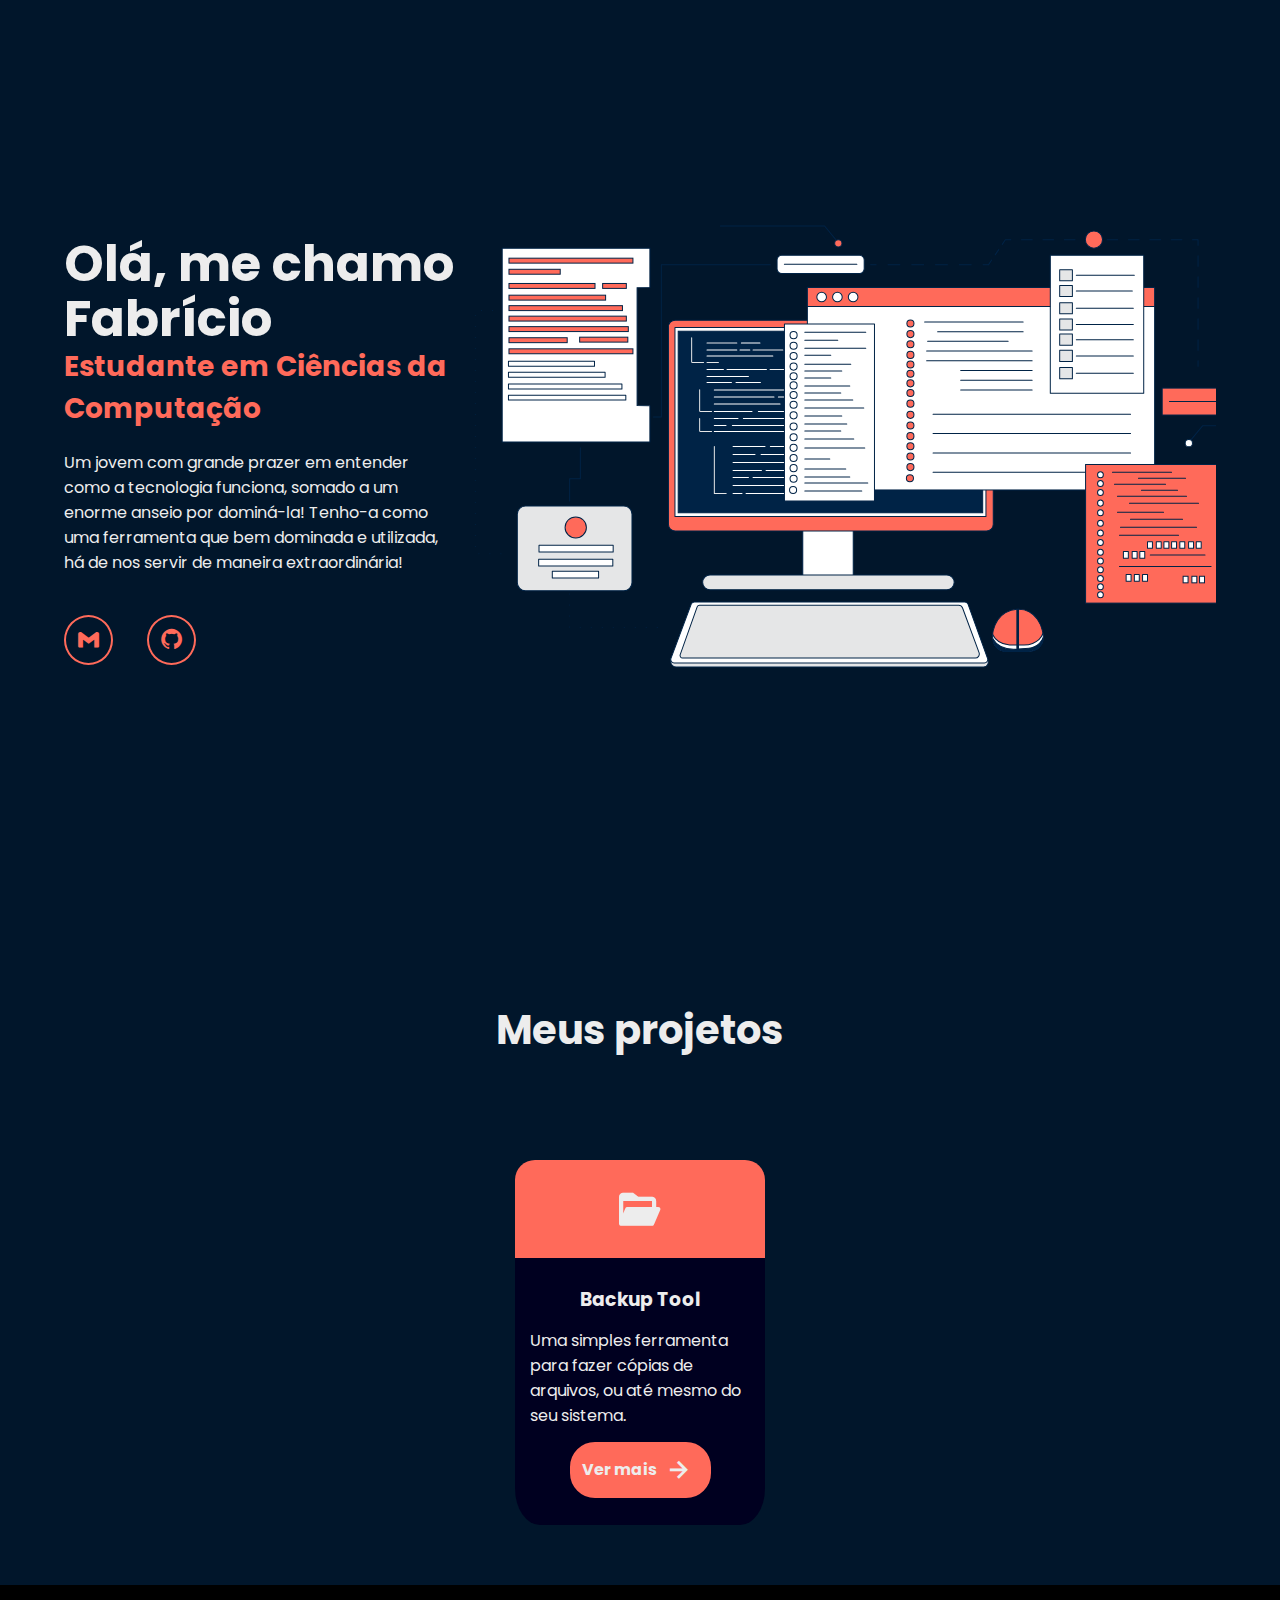
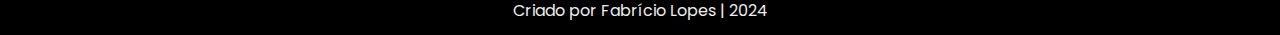
<file: portfolio-website/index.html>
<!DOCTYPE html>
<html>
	<head>
		<meta charset="utf8">
		<meta name="viewport" content="width=device-width, initial-scale=1.0">
		<link rel="stylesheet" type="text/css" href="style/style.css">
		<link rel="stylesheet" type="text/css" href="style/style-mobile.css">
		<link href='https://unpkg.com/boxicons@2.1.4/css/boxicons.min.css' rel='stylesheet'>
		<title>Fabrício Lopes | Portfolio</title>
	</head>
	<body>
		<div class="first-section">
			<div class="presentation">
				<h1>Olá, me chamo Fabrício</h1>
				<h3>Estudante em Ciências da Computação</h3>
				<p>Um jovem com grande prazer em entender como a tecnologia funciona, somado a um enorme anseio por dominá-la! Tenho-a como uma ferramenta que bem dominada e utilizada, há de nos servir de maneira extraordinária!</p>
				<div class="btn-box">
					<a href="mailto:prog.fabriciolopes@gmail.com" target="_blank"><i class='bx bxl-gmail'></i></a>
					<a href="https://github.com/FabricioLopees" target="_blank"><i class='bx bxl-github'></i></a>
				</div>
			</div>

			<div class="presentation-image">
				<img src="./img/programming.svg"> 
			</div>
		</div>

		<div class="second-section">

			<h2 class="cards-title">Meus projetos</h2>
			
			<div class="cards">
				<div class="card">
					<div class="card-image">
						<i class='bx bxs-folder-open'></i>
					</div>
					<div class="card-text">
						<h3>Backup Tool</h3>

						<p>Uma simples ferramenta para fazer cópias de arquivos, ou até mesmo do seu sistema.</p>

						<a href="#" target="_blank">Ver mais<i class='bx bx-right-arrow-alt' ></i></a>
					</div>
				</div>
				
			
			</div>
		
		
		</div>
		
		<!-- Aguardando a resposta da equipe do Padre Paulo Ricardo

		<div class="third-section">
			<a href="https://padrepauloricardo.org/" target="_blank">Christo <span>Nihil</span> <br> Praeponere</a>
		</div>

		-->

		<footer>
			<p>Criado por <a href="https://github.com/FabricioLopees" target="_blank">Fabrício Lopes</a> | 2024</p>
		</footer>
	</body>
</html>
</file>
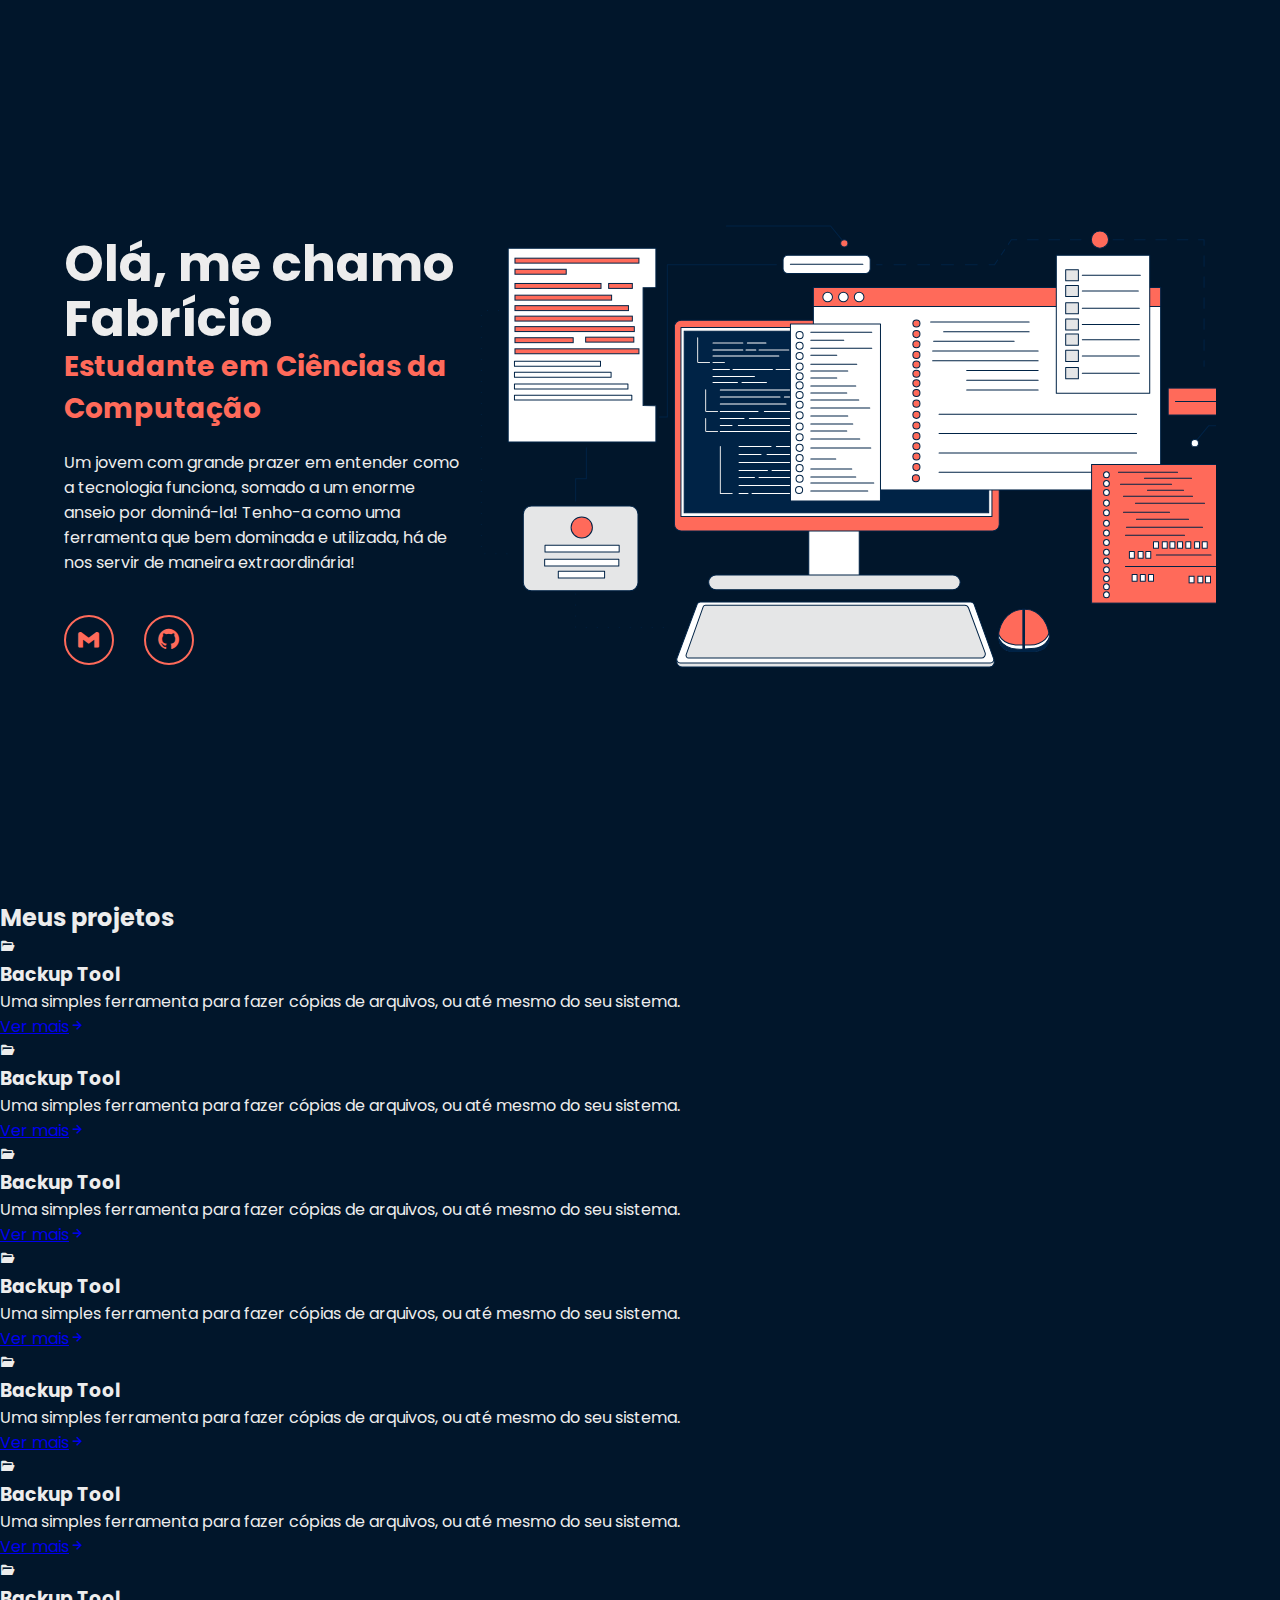
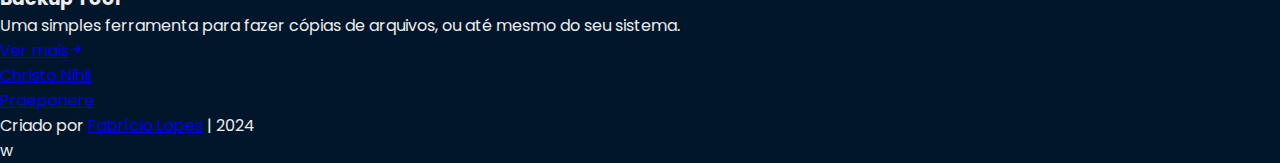
<file: site/index.html>
<!DOCTYPE html>
<html>
	<head>
		<meta charset="utf8">
		<meta name="viewport" content="width=device-width, initial-scale=1.0">
		<title>Website</title>

		<link rel="stylesheet" type="text/css" href="./style.css">
		<link rel="stylesheet" type="text/css" href="./style-mobile.css">
		<link href='https://unpkg.com/boxicons@2.1.4/css/boxicons.min.css' rel='stylesheet'>
	</head>
	<body>
		<div class="first-section">
			<div class="presentation">
				<h1>Olá, me chamo Fabrício</h1>
				<h3>Estudante em Ciências da Computação</h3>
				<p>Um jovem com grande prazer em entender como a tecnologia funciona, somado a um enorme anseio por dominá-la! Tenho-a como uma ferramenta que bem dominada e utilizada, há de nos servir de maneira extraordinária!</p>
				<div class="btn-box">
					<a href="mailto:prog.fabriciolopes@gmail.com" target="_blank"><i class='bx bxl-gmail'></i></a>
					<a href="https://github.com/FabricioLopees" target="_blank"><i class='bx bxl-github'></i></a>
				</div>
			</div>

			<div class="presentation-image">
				<!-- <img src="img/myAvatar.svg"> -->
				<img src="./img/programming.svg"> 
			</div>
		</div>

		<div class="second-section">

			<h2 class="cards-title">Meus projetos</h2>
			
			<div class="cards">
				<div class="card">
					<div class="card-image">
						<i class='bx bxs-folder-open'></i>
					</div>
					<div class="card-text">
						<h3>Backup Tool</h3>

						<p>Uma simples ferramenta para fazer cópias de arquivos, ou até mesmo do seu sistema.</p>

						<a href="#">Ver mais<i class='bx bx-right-arrow-alt' ></i></a>
					</div>
				</div>
				<div class="card">
					<div class="card-image">
						<i class='bx bxs-folder-open'></i>
					</div>
					<div class="card-text">
						<h3>Backup Tool</h3>

						<p>Uma simples ferramenta para fazer cópias de arquivos, ou até mesmo do seu sistema.</p>

						<a href="#">Ver mais<i class='bx bx-right-arrow-alt' ></i></a>
					</div>
				</div>
				<div class="card">
					<div class="card-image">
						<i class='bx bxs-folder-open'></i>
					</div>
					<div class="card-text">
						<h3>Backup Tool</h3>

						<p>Uma simples ferramenta para fazer cópias de arquivos, ou até mesmo do seu sistema.</p>

						<a href="#">Ver mais<i class='bx bx-right-arrow-alt' ></i></a>
					</div>
				</div>
				<div class="card">
					<div class="card-image">
						<i class='bx bxs-folder-open'></i>
					</div>
					<div class="card-text">
						<h3>Backup Tool</h3>

						<p>Uma simples ferramenta para fazer cópias de arquivos, ou até mesmo do seu sistema.</p>

						<a href="#">Ver mais<i class='bx bx-right-arrow-alt' ></i></a>
					</div>
				</div>
				<div class="card">
					<div class="card-image">
						<i class='bx bxs-folder-open'></i>
					</div>
					<div class="card-text">
						<h3>Backup Tool</h3>

						<p>Uma simples ferramenta para fazer cópias de arquivos, ou até mesmo do seu sistema.</p>

						<a href="#">Ver mais<i class='bx bx-right-arrow-alt' ></i></a>
					</div>
				</div>
				<div class="card">
					<div class="card-image">
						<i class='bx bxs-folder-open'></i>
					</div>
					<div class="card-text">
						<h3>Backup Tool</h3>

						<p>Uma simples ferramenta para fazer cópias de arquivos, ou até mesmo do seu sistema.</p>

						<a href="#">Ver mais<i class='bx bx-right-arrow-alt' ></i></a>
					</div>
				</div>
				<div class="card">
					<div class="card-image">
						<i class='bx bxs-folder-open'></i>
					</div>
					<div class="card-text">
						<h3>Backup Tool</h3>

						<p>Uma simples ferramenta para fazer cópias de arquivos, ou até mesmo do seu sistema.</p>

						<a href="#">Ver mais<i class='bx bx-right-arrow-alt' ></i></a>
					</div>
				</div>
			
			</div>
		
		
		</div>
			
		<div class="third-section">
			<a href="https://padrepauloricardo.org/" target="_blank">Christo <span>Nihil</span> <br> Praeponere</a>
		</div>
		
		<footer>
			<p>Criado por <a href="https://github.com/FabricioLopees" target="_blank">Fabrício Lopes</a> | 2024</p>
		</footer>
	</body>
</html>
w
</file>
<file: portfolio-website/style/style.css>
@import url('https://fonts.googleapis.com/css2?family=Poppins:ital,wght@0,100;0,200;0,300;0,400;0,500;0,600;0,700;0,800;0,900;1,100;1,200;1,300;1,400;1,500;1,600;1,700;1,800;1,900&display=swap');
*, html, body{
	margin: 0;
	padding: 0;
	box-sizing: border-box;
	font-family: 'Poppins', sans-serif;
}
:root{
	--back-color: #01162b;
	--second-color: #ff6a5a;
	--third-color: #000020;
	--text-color: #ededed;
	--second-color-hover: #ca5b4f;
}
a{
	text-decoration: none;
}
body{
	background-color: var(--back-color);
	color: var(--text-color);
}
.first-section{
	height: 100vh;
	width: 100%;
	display: flex;
	align-items: center;
	padding: 0 5%;
}
.presentation{
	width: 450px;
}
.presentation h1{
	font-size: 50px;
	line-height: 1.1;
}
.presentation h3{
	font-size: 28px;
	font-weight: 700;
	color: var(--second-color);
}
.presentation p{
	font-size: 16px;
	margin: 20px 0 40px;
}
.presentation .btn-box{
	height: 50px;
}
.btn-box a{
	display: inline-flex;
	justify-content: center;
	align-items: center;
	height: 100%;
	font-size: 19px;
	border-radius: 50%;
	color: var(--second-color);
	background-color: transparent;
	border: 2px solid var(--second-color);
	transition: 0.2s;
}
.btn-box a:nth-child(2){
	margin-left: 30px;
}
.btn-box a:hover{
	background-color: var(--second-color);
	color: var(--text-color);
}
.btn-box .bx{
	font-size: 25px;
	margin: 10px;
}
.presentation-image{
	max-width: 100vw;
	max-height: 100%;
	overflow: hidden;
}
.presentation-image img{
	
}
/* 

	SECOND SECTION

*/
.second-section{
	margin-top: 100px;
	padding: 0 5%;
}
.second-section .cards-title{
	font-size: 40px;
	text-align: center;
}
.second-section .cards{
	display: flex;
	flex-wrap: wrap;
	justify-content: space-around;
	margin-top: 100px;
}
.cards .card{
	min-width: 250px;
	max-width: 250px;
	min-height: 300px;
	margin-bottom: 60px;
	border-radius: 10%;
	background-color: var(--third-color);

	display: flex;
	flex-direction: column;
}

.card-image{
	font-size: 50px;
	border: none;
	border-radius: 20px 20px 0 0;
	background-color: var(--second-color);
	display: flex;
	align-items: center;
	justify-content: center;
	height: 140px;
}
.card-text{
	display: flex;
	flex-direction: column;
	justify-content: space-around;
	align-items: center;
	height: 100%;
	padding: 20px 15px;
}
.card-text a{
	color: var(--text-color);
	font-weight: bold;
	border: 2px solid var(--second-color);
	background-color: var(--second-color);
	display: flex;
	align-items: center;
	padding: 5px 10px;
	border-radius: 25px;
	transition: .2s;
}
.card-text a:hover{
	background-color: var(--second-color-hover);
	color: var(--text-color);
	border-color: var(--second-color-hover);
}
.card-text .bx{
	margin: 5px;
	font-size: 32px;
}

/* 

	THIRD SECTION

*/

.third-section{
	width: 100%;
	height: 600px;
	background-image: url("img/Jesus2.jpg");
	background-repeat: no-repeat;
	background-size: cover;
	display: flex;
	align-items: center;
}

.third-section a{
	font-style: italic;
	font-size: 52px;
	color: black;
	margin: 100px;
}

/*

FOURTH SECTION

*/

footer{
	width: 100%;
	height: 50px;
	background-color: black;
	color: var(--text-color);
	display: flex;
	align-items: center;
	justify-content: center;
}
footer a{
	color: var(--text-color)
}
footer a:hover{
	color: var(--second-color)
}
</file>
<file: portfolio-website/style/style-mobile.css>
@media screen and (max-width: 600px) {
    .first-section img{
        width: 0;
    }    

    .third-section{
        height: 300px;
        background-image: none;
    }

    .third-section a{
        color: #ededed;
        font-weight: bold;
        margin: 30px;
    }
    .third-section a span{
        color: ff6a5a;
    }
}
</file>
<file: site/style.css>
@import url('https://fonts.googleapis.com/css2?family=Poppins:ital,wght@0,100;0,200;0,300;0,400;0,500;0,600;0,700;0,800;0,900;1,100;1,200;1,300;1,400;1,500;1,600;1,700;1,800;1,900&display=swap');
*{
	margin: 0;
	padding: 0;
	box-sizing: border-box;
	font-family: 'Poppins', sans-serif;
}
:root{
	/*--back-color: #272d4d;*/
	--back-color: #01162b;
	--second-color: #ff6a5a;
	--text-color: #ededed;

	--color-test: #83b8aa;
	--color-test-two: #00abf0;
}
body{
	background-color: var(--back-color);
	color: var(--text-color);
}
.first-section{
	height: 100vh;
	max-width: 100vw;
	display: flex;
	align-items: center;
	padding: 0 5%;
}
.presentation{
	max-width: 400px;
	min-width: 400px;
}
.presentation h1{
	font-size: 50px;
	line-height: 1.1;
}
.presentation h3{
	font-size: 28px;
	font-weight: 700;
	color: var(--second-color);
}
.presentation p{
	font-size: 16px;
	margin: 20px 0 40px;
}
.presentation .btn-box{
	width: 345px;
	height: 50px;
	display: flex;
}
.btn-box a{
	display: inline-flex;
	justify-content: center;
	align-items: center;
	height: 100%;
	background-color: transparent;
	border: 2px solid var(--second-color);
	border-radius: 50%;
	font-size: 19px;
	color: var(--second-color);
	text-decoration: none;
	font-weight: 600;
	letter-spacing: 1px;
	transition: 0.3s;
}
.btn-box a:nth-child(2){
	margin-left: 30px;
}
.btn-box a:hover{
	background-color: var(--second-color);
	color: var(--text-color);
}

.btn-box .bx{
	font-size: 25px;
	margin: 10px;
}
.presentation-image{
	overflow: hidden;
	max-height: 100%;
}
</file>
<file: site/style-mobile.css>
@media screen and (max-width: 600px) {
    .first-section img{
        width: 0;
    }    

    .third-section{
        height: 300px;
        background-image: none;
    }

    .third-section a{
        color: #ededed;
        font-weight: bold;
        margin: 30px;
    }
    .third-section a span{
        color: ff6a5a;
    }
}
</file>
